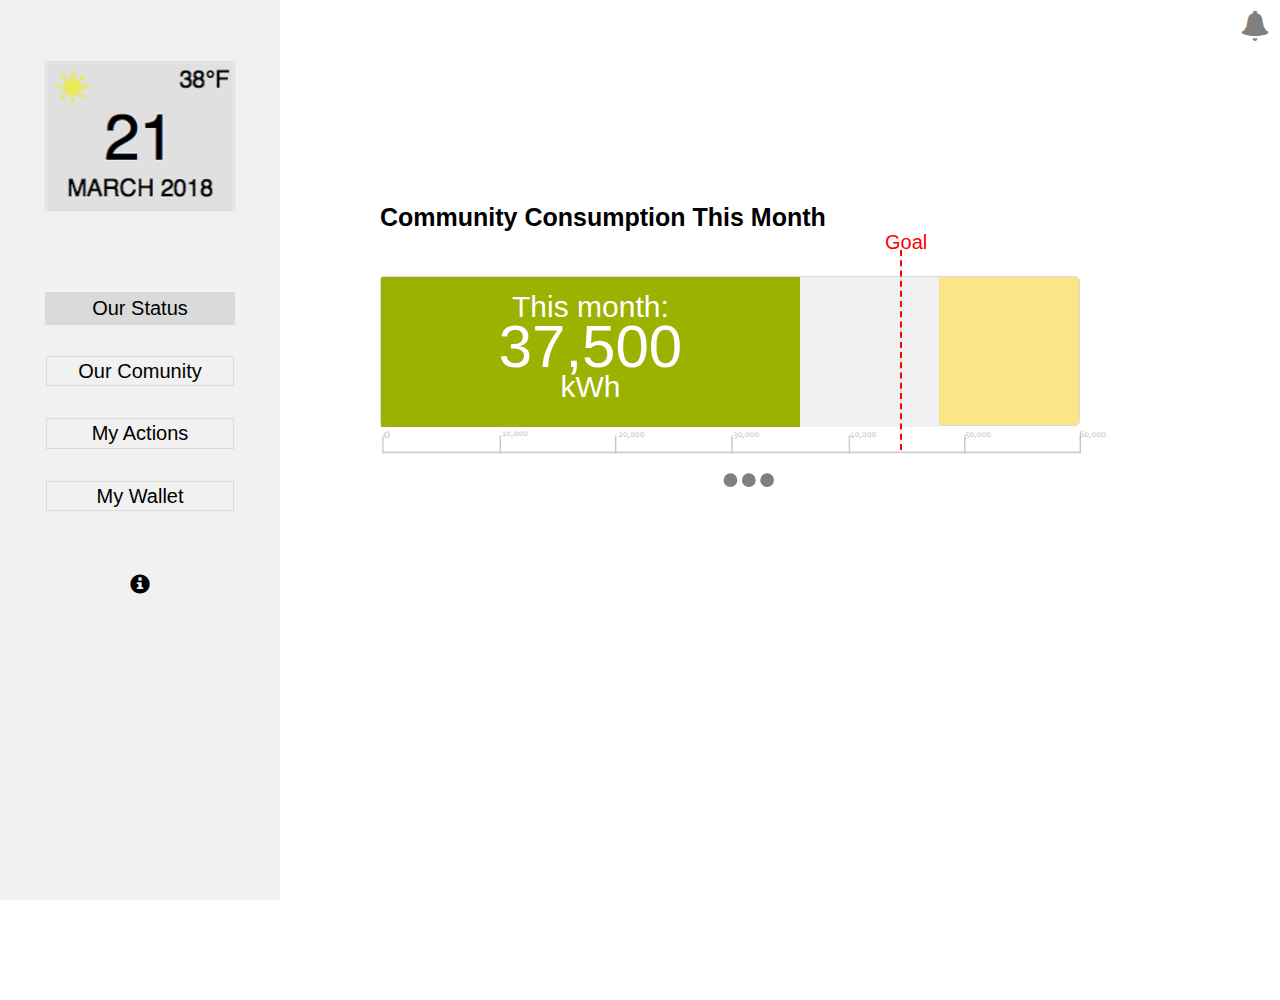
<file: index.html>
<!DOCTYPE html>
<html lang="en">
  <head>
    <meta charset="UTF-8">
    <meta name="viewport" content="width=1280,height=800, initial-scale=1.0, user-scalable=no">
    <meta http-equiv="X-UA-Compatible" content="ie=edge">
    <meta name="author" content="Daniel Santos">
    <meta name="repository" content="https://github.com/xdanielsb/EnergyMonitor">
    <link rel="stylesheet" href="css/custom.css">
    <link rel="stylesheet" href="css/progress.css">
    <!-- Latest compiled and minified CSS -->
    <link rel="stylesheet" href="https://maxcdn.bootstrapcdn.com/bootstrap/3.3.7/css/bootstrap.min.css" integrity="sha384-BVYiiSIFeK1dGmJRAkycuHAHRg32OmUcww7on3RYdg4Va+PmSTsz/K68vbdEjh4u" crossorigin="anonymous">
    <script src="js/custom.js"></script>
    <style>
      .btn-link, a:hover, a:visited, a:link, a:active{
      color: black;
      text-decoration: none;
      text-decoration-color: transparent;
      }
    </style>
    <script>
      if(screen.width != 1280 && screen.height != 800){
      //    alert("Hello User, This Demo-Website was specifically designed for Fire HD 10 Tablets in landscape mode. For that reason some views could look bad. Sorry for the inconvenience.")
      }
    </script>
  </head>
  <body>
    <div class="sidenav-left">
      <center>
        <a href="calendar.html" style="border-color:transparent"> <img src="img/date0.png" alt="" class="img-logo">   </a>
        <br><br>
        <div class="btn-link" style="background-color: #dadada">
          <a href="#">Our Status</a>
        </div>
        <div class="btn-link">
          <a href="data.html">Our Comunity</a>
        </div>
        <div class="btn-link">
          <a href="actions.html">My Actions</a>
        </div>
        <div class="btn-link">
          <a href="wallet.html">My Wallet</a>
        </div>
        <a href="credits.html" style="border-color:transparent">   <span  style="position:relative; top:30px;" class="glyphicon glyphicon-info-sign" ></span> </a>
      </center>
    </div>
    <div class="sidenav-right" id="sidenav-right"  style="margin-top:-200px" >
      <div class="wrapper2">
        <div class="header-right-menu">
          <h3>History</h3>
          <span class="glyphicon glyphicon-bell bell" onclick="hideRightMenu()"></span>
        </div>
        <div class="content-right-menu">
          <div class="item-content" style="background-color: yellow;">
            <div class="item-right-menu">
              <b >21</b>
              <p style="display:inline"> MARCH: </p>
              <p style="color:red;display:inline">Your community is doing better than last month, but still on track to exceed the monthly goal.</p>
            </div>
          </div>
          <div class="item-content">
            <div class="item-right-menu">
              <p style="display:inline"> FEBRUARY: </p>
              <p style="color:green;display:inline">Your community met the monthly goal.</p>
            </div>
          </div>
          <div class="item-content">
            <div class="item-right-menu">
              <p style="display:inline"> JANUARY: </p>
              <p style="color:green;display:inline">Your community met the monthly goal.</p>
            </div>
          </div>
          <div class="item-content" style="background-color: #f4d5d5;">
            <div class="item-right-menu">
              <p style="display:inline"> DECEMBER: </p>
              <p style="color:#ff5050;display:inline">Your community missed the monthly goal by a large: 5,000 kWh..</p>
            </div>
          </div>
          <div class="item-content">
            <div class="item-right-menu">
              <p style="display:inline"> NOVEMBER: </p>
              <p style="color:green;display:inline">Your community met the monthly goal.</p>
            </div>
          </div>
          <div class="item-content" style="background-color: #f4d5d5;">
            <div class="item-right-menu">
              <p style="display:inline"> OCTOBER: </p>
              <p style="color:#ff5050;display:inline">Your community missed the monthly goal by a large: 5,000 kWh..</p>
            </div>
          </div>
          <div class="item-content" style="background-color: #f4d5d5;">
              <div class="item-right-menu">
                <p style="display:inline"> SEPTEMBER: </p>
                <p style="color:#ff5050;display:inline">Your community missed the monthly goal by a large: 5,000 kWh..</p>
              </div>
            </div>
            <div class="item-content">
              <div class="item-right-menu">
                <p style="display:inline"> AUGUST: </p>
                <p style="color:green;display:inline">Your community met the monthly goal.</p>
              </div>
            </div>
            <div class="item-content" style="background-color: #f4d5d5;">
              <div class="item-right-menu">
                <p style="display:inline"> JULY: </p>
                <p style="color:#ff5050;display:inline">Your community missed the monthly goal by a large: 5,000 kWh..</p>
              </div>
            </div>
        </div>
      </div>
    </div>
    <span id="bell1" class="glyphicon glyphicon-bell bell" style="margin-top:-190px; " onclick="displayRightMenu()"></span>
    <div class="main-tittle">
      Community Consumption This Month
    </div>
    <div id='container' style="  width:700px;margin-top: 40px;" >
    <h3 class="community-goal" style="padding-left: 505px;">Goal</h3>
    <div class="doted" style="left: 900px; top: 250px;height: 200px;" data-tooltip="Your community is on track to exceed the monthly goal."> </div>
    <div class="meter canela" style="height: 150px;"  >
      <div class='meter-bar green' style="width: 60%;height: 150px;" data-tooltip='This month’s aggregated energy consumption by the community.'>
        <div class="txt-green first-txt" >
          This month:
        </div>
        <div class="progress-green">
          37,500
        </div>
        <div class="txt-green">
          kWh
        </div>
      </div>
      <div class='meter-bar gray' style="width: 20%;height: 150px;" data-tooltip='Last month’s aggregated energy on the same date '>
        <div class="txt-gray first-txt">
          <!-- Last month: 40,500 kWh -->
        </div>
      </div>
      <div data-tooltip='Your community is on track to exceed the monthly goal.' class="orange-region">

      </div>
    </div>
    <img src="img/scale_values.png" alt="" class="scale-values" style="">
    <span  style="position:relative; top:30px;" class="glyphicon glyphicon-option-horizontal glyphicon-index" onclick="displayOptions()"></span>
    <div id="sub-progress" style="display:none">
      <div class="selement">
        <img src="img/heatCool.png"   style="float:left">
        <div class="doted" style="left: 905px; top: 515px;height: 63px;"> </div>
        <div class="meter"  data-tooltip='Your community is on too high heating, preventing to meet the goal.'  style="margin-left:70px; width:550px; height: 60px;">
          <div class='meter-bar red' style="width: 70%;height: 60px;" >
            <div style="margin-top: 20px">
              <p class="sub-txt-number" > 18,800 </p>
              <p class="kWh">kWh</p>
            </div>
          </div>
          <div class='meter-bar gray' style="width: 5%;height: 60px;">
            <div style="margin-top: 10px">
              <p class="sub-txt-gray-number ">
                <!-- 21,000  -->
            </div>
            <!-- <p class="kWh2">kWh -->
          </div>
        </div>
      </div>
      <div class="selement">
        <img src="img/waterBoiler.png"  style="float:left">
        <div class="doted" style="left: 805px; top: 610px;height: 63px;"> </div>
        <div class="meter"  data-tooltip='Your community is on too high heating, preventing to meet the goal.'  style="margin-left:70px; width:350px; height: 60px;">
          <div class='meter-bar blue' style="width: 70%;height: 60px;" >
            <div style="margin-top: 20px">
              <p class="sub-txt-number" > 11,500 </p>
              <p class="kWh">kWh</p>
            </div>
          </div>
          <div class='meter-bar gray' style="width: 5%;height: 60px;">
            <div style="margin-top: 10px">
              <p class="sub-txt-gray-number ">
                <!-- 21,000  -->
            </div>
            <!-- <p class="kWh2">kWh -->
          </div>
        </div>
      </div>
      <div class="selement">
        <img src="img/lights.png"  style="float:left">
        <div class="doted" style="left: 705px; top: 705px;height: 63px;"> </div>
        <div class="meter"  data-tooltip='Your community is on too high heating, preventing to meet the goal.'  style="margin-left:70px; width:200px; height: 60px;">
          <div class='meter-bar yellow' style="width: 60%;height: 60px;" >
            <div style="margin-top: 20px">
              <p class="sub-txt-number" > 4,200 </p>
              <p class="kWh">kWh</p>
            </div>
          </div>
          <div class='meter-bar gray' style="width: 5%;height: 60px;">
            <div style="margin-top: 10px">
              <p class="sub-txt-gray-number ">
                <!-- 21,000  -->
            </div>
            <!-- <p class="kWh2">kWh -->
          </div>
        </div>
      </div>
      <div class="selement">
        <img src="img/appliances.png"   style="float:left">
        <div class="doted" style="left: 735px; top: 800px;height: 63px;"> </div>
        <div class="meter"  data-tooltip='Your community is on too high heating, preventing to meet the goal.'  style="margin-left:70px; width:250px; height: 60px;">
          <div class='meter-bar navy' style="width: 30%;height: 60px;" >
            <div style="margin-top: 20px">
              <p class="sub-txt-number" > 3,000 </p>
              <p class="kWh">kWh</p>
            </div>
          </div>
          <div class='meter-bar gray' style="width: 5%;height: 60px;">
            <div style="margin-top: 10px">
              <p class="sub-txt-gray-number ">
                <!-- 21,000  -->
            </div>
            <!-- <p class="kWh2">kWh -->
          </div>
        </div>
      </div>
    </div>
  </body>
</html>
</file>
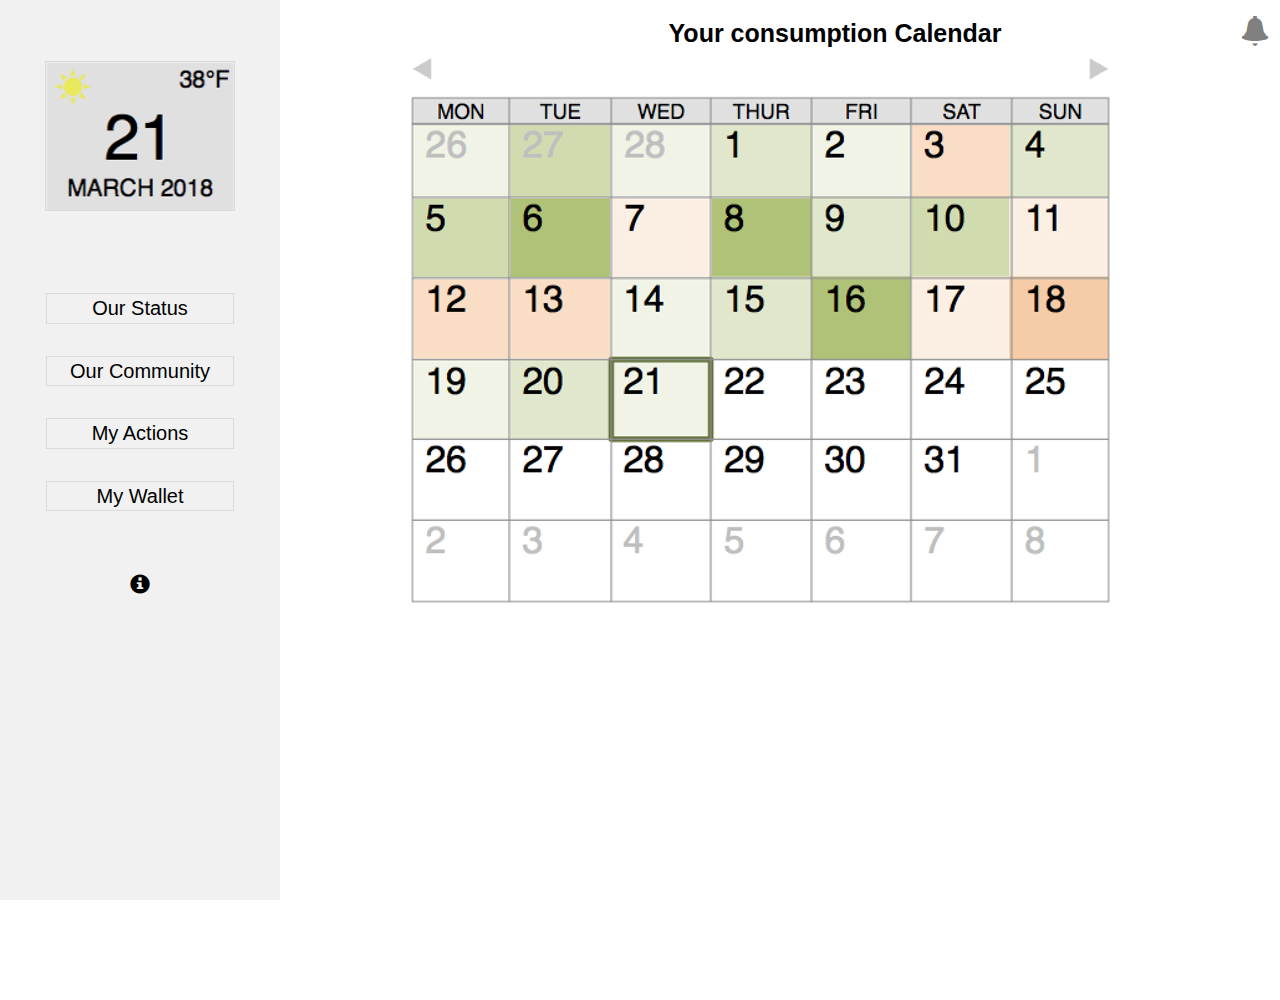
<file: calendar.html>
<!DOCTYPE html>
<html lang="en">
  <head>
    <meta charset="UTF-8">
    <meta name="viewport" content="width=1250,height=1000, initial-scale=1.0, user-scalable=no">
    <meta name="author" content="Daniel Santos">
    <meta name="repository" content="https://github.com/xdanielsb/EnergyMonitor">
    <meta http-equiv="X-UA-Compatible" content="ie=edge">
    <link rel="stylesheet" href="css/custom.css">
    <link rel="stylesheet" href="css/progress.css">
    <!-- Latest compiled and minified CSS -->
    <link rel="stylesheet" href="https://maxcdn.bootstrapcdn.com/bootstrap/3.3.7/css/bootstrap.min.css" integrity="sha384-BVYiiSIFeK1dGmJRAkycuHAHRg32OmUcww7on3RYdg4Va+PmSTsz/K68vbdEjh4u" crossorigin="anonymous">
    <script src="https://d3js.org/d3.v4.min.js"></script>
    <script src="js/custom.js"></script>
    <style>
      .btn-link, a:hover, a:visited, a:link, a:active{
      color: black;
      text-decoration: none;
      text-decoration-color: transparent;
      }
    </style>
  </head>
  <body>
    <div class="sidenav-left">
      <center>
        <a href="calendar.html" style="border-color:transparent" > <img src="img/date0.png" alt="" class="img-logo">   </a>
        <br><br>
        <div class="btn-link" >
          <a href="index.html">Our Status</a>
        </div>
        <div class="btn-link" >
          <a href="#">Our Community</a>
        </div>
        <div class="btn-link">
          <a href="actions.html">My Actions</a>
        </div>
        <div class="btn-link">
          <a href="#">My Wallet</a>
        </div>
        <a href="credits.html" style="border-color:transparent">   <span  style="position:relative; top:30px;" class="glyphicon glyphicon-info-sign" ></span> </a>
      </center>
    </div>
    <div class="sidenav-right" id="sidenav-right" style=" margin-top:-20px;">
      <div class="wrapper2">
        <div class="header-right-menu">
          <h3>History</h3>
          <span class="glyphicon glyphicon-bell bell" onclick="hideRightMenu()"></span>
        </div>
        <div class="content-right-menu">
          <div class="item-content" style="background-color: yellow;">
            <div class="item-right-menu">
              <b >21</b>
              <p style="display:inline"> MARCH: </p>
              <p style="color:red;display:inline">Your community is doing better than last month, but still on track to exceed the monthly goal.</p>
            </div>
          </div>
          <div class="item-content">
            <div class="item-right-menu">
              <p style="display:inline"> FEBRUARY: </p>
              <p style="color:green;display:inline">Your community met the monthly goal.</p>
            </div>
          </div>
          <div class="item-content">
            <div class="item-right-menu">
              <p style="display:inline"> JANUARY: </p>
              <p style="color:green;display:inline">Your community met the monthly goal.</p>
            </div>
          </div>
          <div class="item-content" style="background-color: #f4d5d5;">
            <div class="item-right-menu">
              <p style="display:inline"> DECEMBER: </p>
              <p style="color:#ff5050;display:inline">Your community missed the monthly goal by a large: 5,000 kWh..</p>
            </div>
          </div>
          <div class="item-content">
            <div class="item-right-menu">
              <p style="display:inline"> NOVEMBER: </p>
              <p style="color:green;display:inline">Your community met the monthly goal.</p>
            </div>
          </div>
          <div class="item-content" style="background-color: #f4d5d5;">
            <div class="item-right-menu">
              <p style="display:inline"> OCTOBER: </p>
              <p style="color:#ff5050;display:inline">Your community missed the monthly goal by a large: 5,000 kWh..</p>
            </div>
          </div>

          <div class="item-content" style="background-color: #f4d5d5;">
              <div class="item-right-menu">
                <p style="display:inline"> SEPTEMBER: </p>
                <p style="color:#ff5050;display:inline">Your community missed the monthly goal by a large: 5,000 kWh..</p>
              </div>
            </div>
            <div class="item-content">
              <div class="item-right-menu">
                <p style="display:inline"> AUGUST: </p>
                <p style="color:green;display:inline">Your community met the monthly goal.</p>
              </div>
            </div>
            <div class="item-content" style="background-color: #f4d5d5;">
              <div class="item-right-menu">
                <p style="display:inline"> JULY: </p>
                <p style="color:#ff5050;display:inline">Your community missed the monthly goal by a large: 5,000 kWh..</p>
              </div>
            </div>
        </div>
      </div>
    </div>
    <h1>Hello</h1>
    <span id="bell1" class="glyphicon glyphicon-bell bell" onclick="displayRightMenu()" style="float:right; margin-top:-55px;"></span>
    <div class="container" style="margin-top:-70px; margin-left:300px;">
      <center>
        <h2 class="tittle" style="width:500px;margin-left:-100px;"> Your consumption Calendar </h2>
        <img style="position: absolute;left: 410px;"src="img/calendar.png" alt="">
      </center>
    </div>
  </body>
</html>
</file>
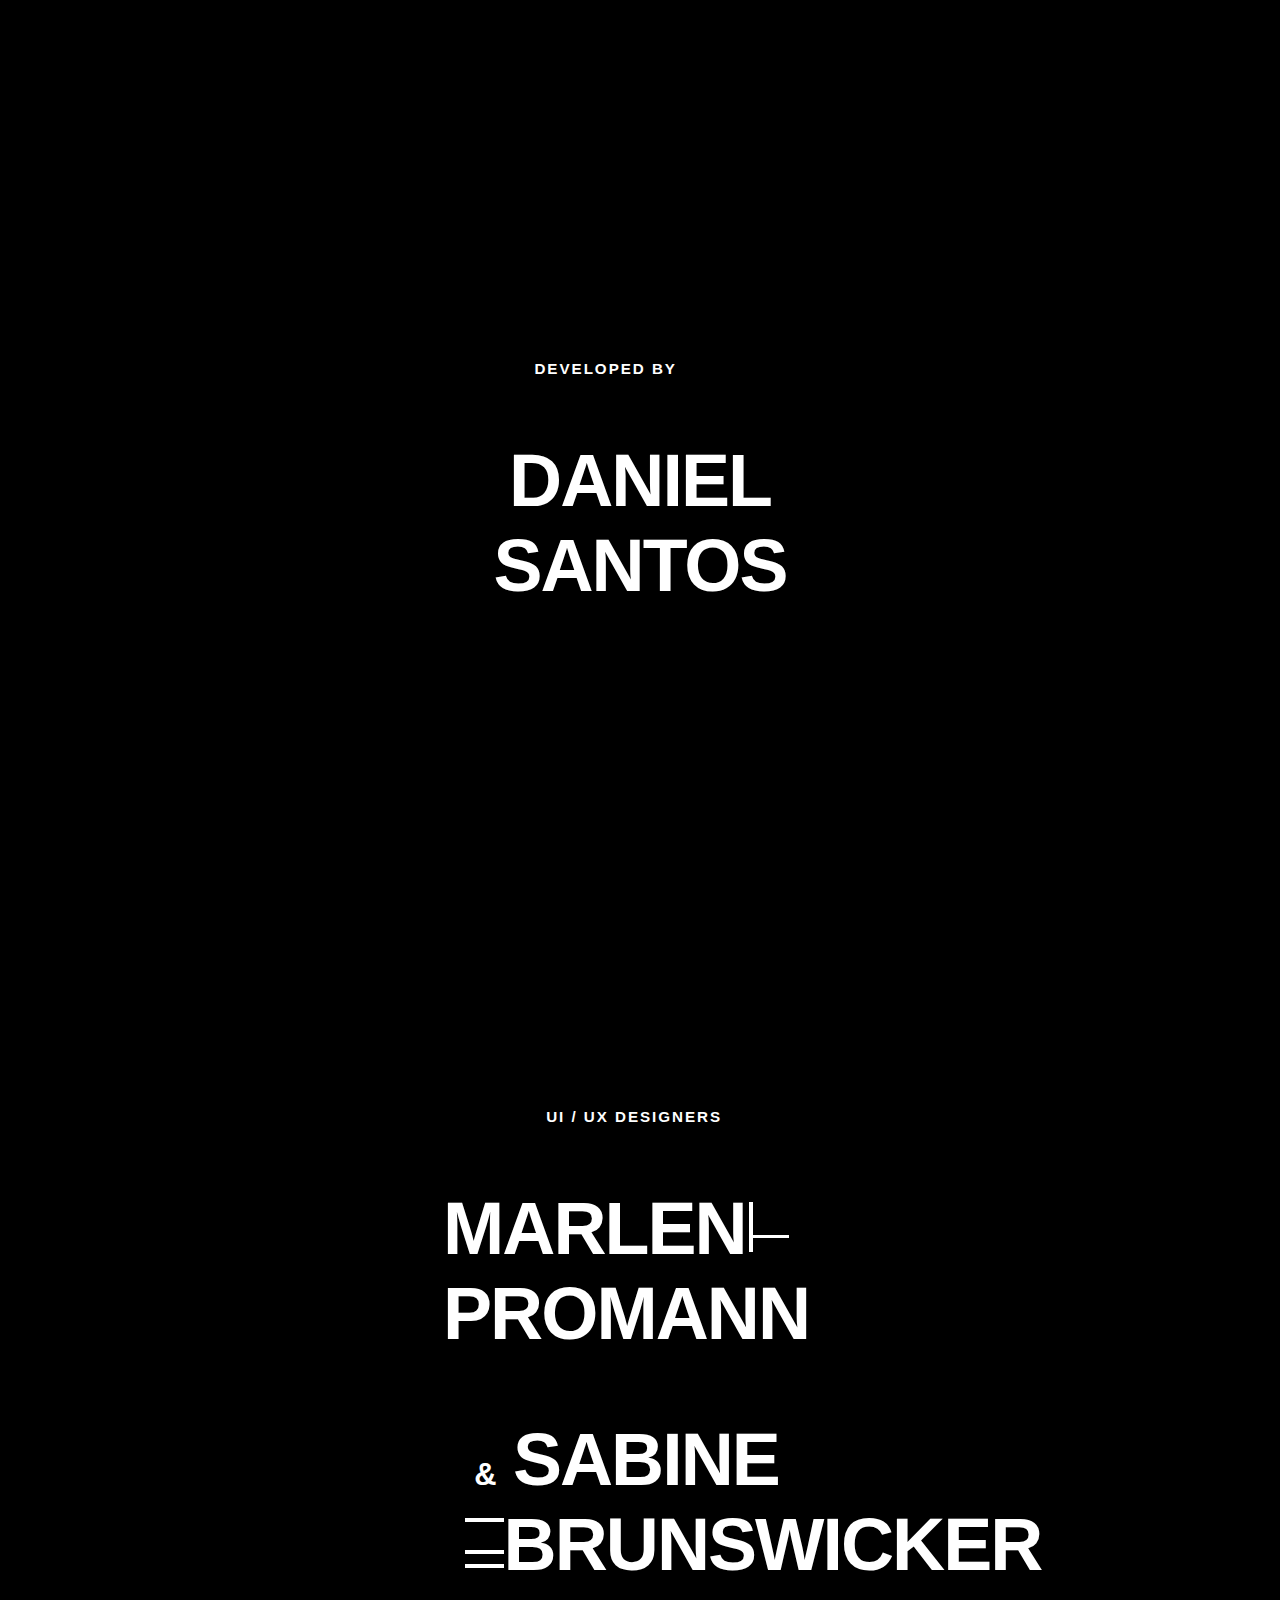
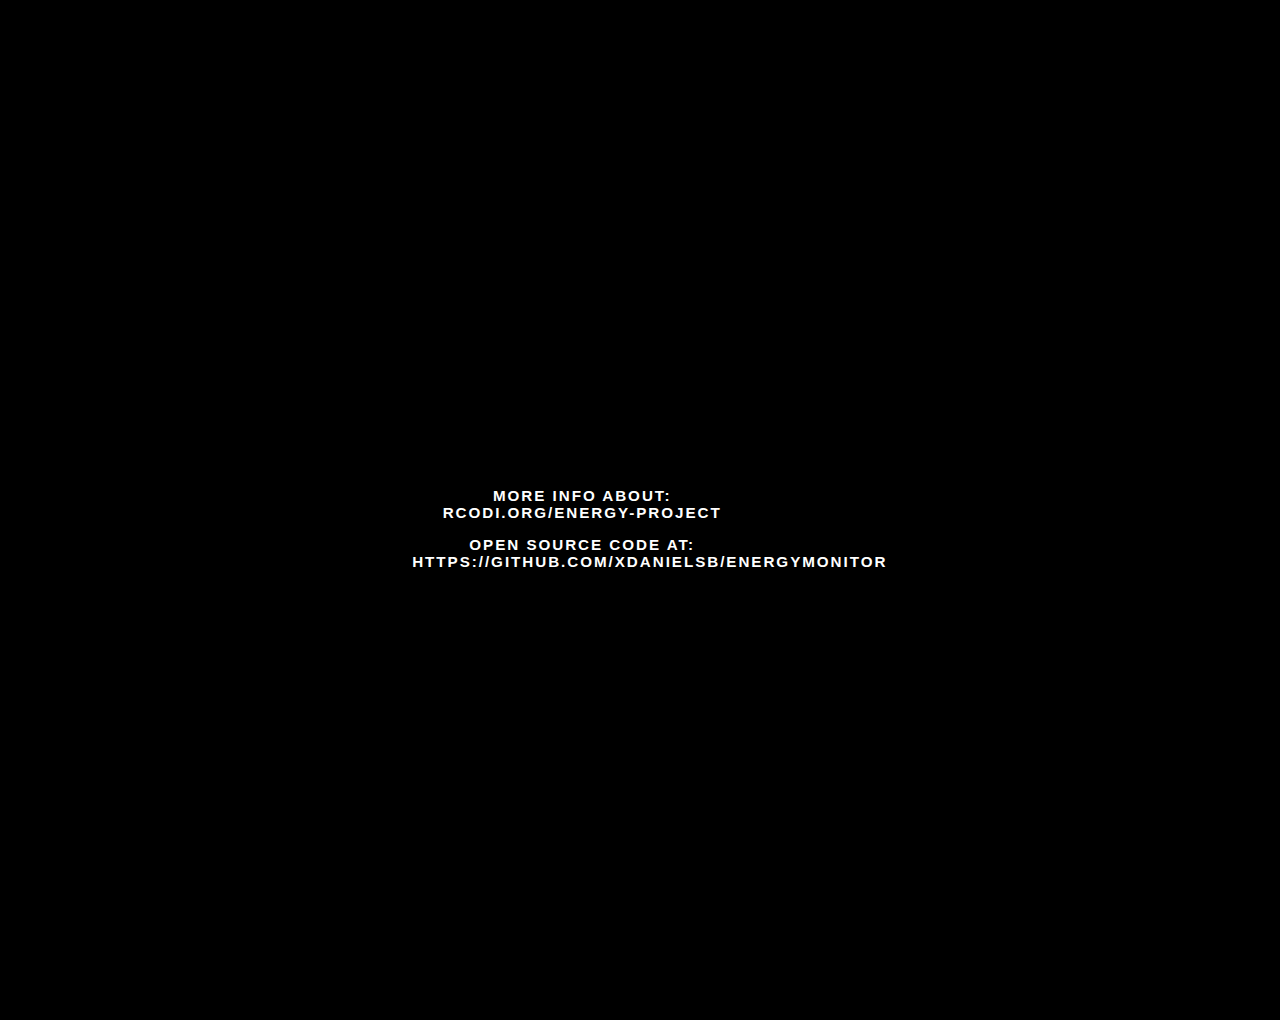
<file: credits.html>
<!DOCTYPE html>
<html lang="en">
<head>
  <meta charset="UTF-8">
  <meta name="viewport" content="width=, initial-scale=1.0">
  <meta name="author" content="Daniel Santos">
    <meta name="repository" content="https://github.com/xdanielsb/EnergyMonitor">
  <meta http-equiv="X-UA-Compatible" content="ie=edge">
  <link rel="stylesheet" href="css/credits.css">
  <title>Credits</title>
  <div class="credits">
    <div class="directed">
       <h3>Developed by</h3>
       <h2>Daniel Santos</h2>
    </div>
    <div class="screenplay">
       <h3>UI / UX Designers</h3>
       <h2>Marlen<span class="hidden h">h</span> Promann</h2>
       <h2><span class="supporting">&</span> Sabine <span class="hidden e">e</span>Brunswicker</h2>
    </div>
    <div class="produced">
       <h3> More Info About: rcodi.org/energy-project </h3>
       <h3> Open source code at: https://github.com/xdanielsb/EnergyMonitor </h3>
     </div> 
 </div>


</head>
<body>
  
</body>
</html>
</file>
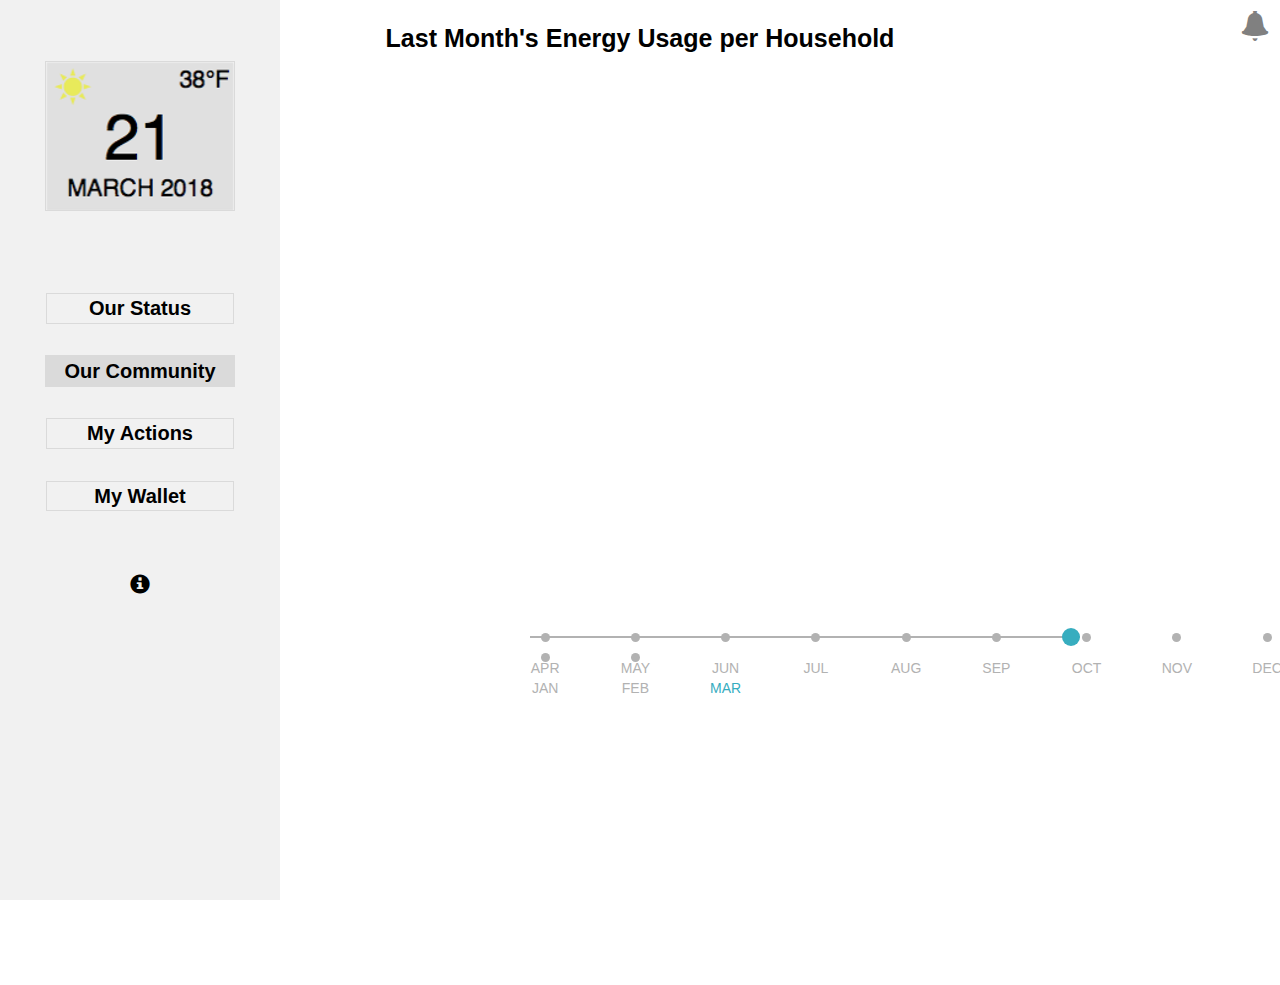
<file: data.html>
<!DOCTYPE html>
<html lang="en">
  <head>
    <meta charset="UTF-8">
    <meta name="viewport" content="width=1250,height=1000, initial-scale=1.0, user-scalable=no">
    <meta name="author" content="Daniel Santos">
    <meta name="repository" content="https://github.com/xdanielsb/EnergyMonitor">
    <meta http-equiv="X-UA-Compatible" content="ie=edge">
    <link rel="stylesheet" href="css/custom.css">
    <link rel="stylesheet" href="css/progress.css">
    <link rel="stylesheet" href="css/slider.css">
    <!-- Latest compiled and minified CSS -->
    <link rel="stylesheet" href="https://maxcdn.bootstrapcdn.com/bootstrap/3.3.7/css/bootstrap.min.css" integrity="sha384-BVYiiSIFeK1dGmJRAkycuHAHRg32OmUcww7on3RYdg4Va+PmSTsz/K68vbdEjh4u" crossorigin="anonymous">
    <script src="https://d3js.org/d3.v4.min.js"></script>
    <script src="https://cdnjs.cloudflare.com/ajax/libs/jquery/3.3.1/jquery.min.js"></script>
    <script src="js/radial.js"></script>
    <script src="js/custom.js"></script>
  </head>
  <body>
    <div class="sidenav-left">
      <center>
        <a href="calendar.html" style="border-color:transparent"> <img  src="img/date0.png" alt="" class="img-logo">   </a>
        <br><br>
        <div class="btn-link" >
          <a href="index.html">Our Status</a>
        </div>
        <div class="btn-link" id="active_button">
          <a href="data.html">Our Community</a>
        </div>
        <div class="btn-link">
          <a href="actions.html">My Actions</a>
        </div>
        <div class="btn-link" >
          <a href="wallet.html">My Wallet</a>
        </div>
        <a href="credits.html" style="border-color:transparent">   <span  style="position:relative; top:30px;" class="glyphicon glyphicon-info-sign" ></span> </a>
      </center>
    </div>
    <div class="sidenav-right" id="sidenav-right" style=" margin-top:-20px;">
      <div class="wrapper2">
        <div class="header-right-menu">
          <h3>History</h3>
          <span class="glyphicon glyphicon-bell bell" onclick="hideRightMenu()"></span>
        </div>
        <div class="content-right-menu">
          <div class="item-content" style="background-color: yellow;">
            <div class="item-right-menu">
              <b >21</b>
              <p style="display:inline"> MARCH: </p>
              <p style="color:red;display:inline">Your community is doing better than last month, but still on track to exceed the monthly goal.</p>
            </div>
          </div>
          <div class="item-content">
            <div class="item-right-menu">
              <p style="display:inline"> FEBRUARY: </p>
              <p style="color:green;display:inline">Your community met the monthly goal.</p>
            </div>
          </div>
          <div class="item-content">
            <div class="item-right-menu">
              <p style="display:inline"> JANUARY: </p>
              <p style="color:green;display:inline">Your community met the monthly goal.</p>
            </div>
          </div>
          <div class="item-content" style="background-color: #f4d5d5;">
            <div class="item-right-menu">
              <p style="display:inline"> DECEMBER: </p>
              <p style="color:#ff5050;display:inline">Your community missed the monthly goal by a large: 5,000 kWh..</p>
            </div>
          </div>
          <div class="item-content">
            <div class="item-right-menu">
              <p style="display:inline"> NOVEMBER: </p>
              <p style="color:green;display:inline">Your community met the monthly goal.</p>
            </div>
          </div>
          <div class="item-content" style="background-color: #f4d5d5;">
            <div class="item-right-menu">
              <p style="display:inline"> OCTOBER: </p>
              <p style="color:#ff5050;display:inline">Your community missed the monthly goal by a large: 5,000 kWh..</p>
            </div>
          </div>

          <div class="item-content" style="background-color: #f4d5d5;">
              <div class="item-right-menu">
                <p style="display:inline"> SEPTEMBER: </p>
                <p style="color:#ff5050;display:inline">Your community missed the monthly goal by a large: 5,000 kWh..</p>
              </div>
            </div>
            <div class="item-content">
              <div class="item-right-menu">
                <p style="display:inline"> AUGUST: </p>
                <p style="color:green;display:inline">Your community met the monthly goal.</p>
              </div>
            </div>
            <div class="item-content" style="background-color: #f4d5d5;">
              <div class="item-right-menu">
                <p style="display:inline"> JULY: </p>
                <p style="color:#ff5050;display:inline">Your community missed the monthly goal by a large: 5,000 kWh..</p>
              </div>
            </div>
        </div>
      </div>
    </div>
    <span id="bell1" class="glyphicon glyphicon-bell bell" onclick="displayRightMenu()" style="float:right; margin-top:5px;"></span>
    <div class="container" style="margin-top:5px;">
      <center>
        <h2 class="tittle" style="width: 701px;">Last Month's Energy Usage per Household</h2>
        <div id="chart" style="margin-left:-400px; width: 701px;"></div>
      </center>
    </div>
    <div class="range">
      <input type="range" min="1" max="12" steps="1" value="12">
    </div>
    <ul class="range-labels">
      <li>APR</li>
      <li>MAY</li>
      <li>JUN</li>
      <li>JUL</li>
      <li>AUG</li>
      <li>SEP</li>
      <li>OCT</li>
      <li>NOV</li>
      <li>DEC</li>
      <li>JAN</li>
      <li>FEB</li>
      <li class="active selected">MAR</li>
    </ul>
    <script>
      let data  = [
        {name:"House1",y:300},
        {name:"House2",y:750},
        {name:"House3",y:800},
        {name:"House4",y:900},
        {name:"House5",y:1000},
        {name:"House6",y:900},
        {name:"House7",y:700},
        {name:"House8",y:900},
        {name:"House9",y:800},
        {name:"House10",y:1000},
      ]
      let bh = new Radial(data)
      let myHouse = 10
      bh.plot("chart", myHouse, false);
    </script>
    <script src="js/slider.js"></script>
    <link rel="stylesheet" href="css/custom-links.css">
  </body>
</html>
</file>
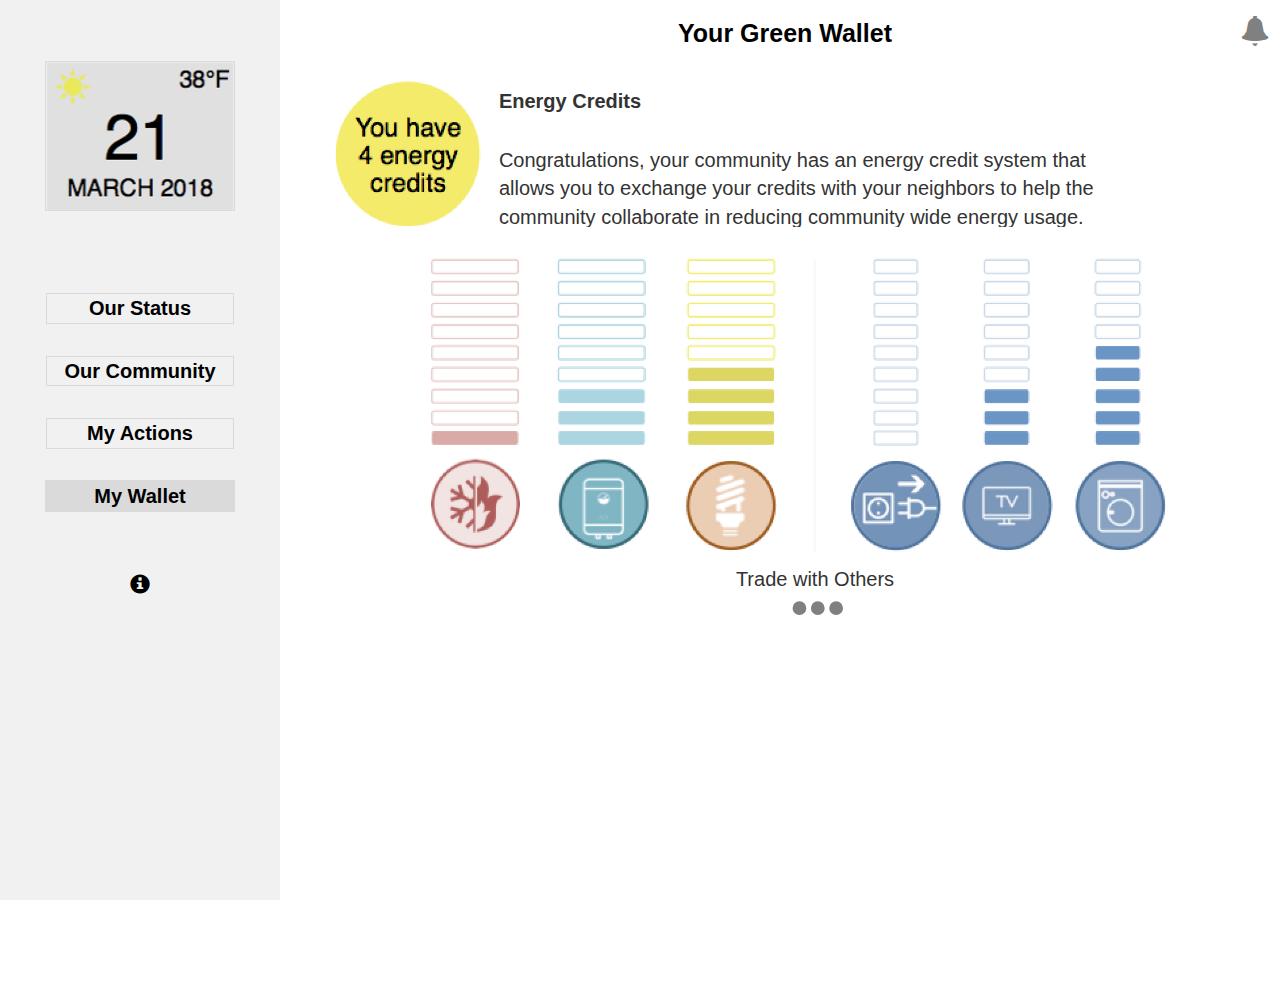
<file: wallet.html>
<!DOCTYPE html>
<html lang="en">
  <head>
    <meta charset="UTF-8">
    <meta name="viewport" content="width=1250,height=1000, initial-scale=1.0, user-scalable=no">
    <meta http-equiv="X-UA-Compatible" content="ie=edge">
    <meta name="author" content="Daniel Santos">
    <meta name="repository" content="https://github.com/xdanielsb/EnergyMonitor">
    <link rel="stylesheet" href="css/custom.css">
    <link rel="stylesheet" href="css/progress.css">
    <!-- Latest compiled and minified CSS -->
    <link rel="stylesheet" href="https://maxcdn.bootstrapcdn.com/bootstrap/3.3.7/css/bootstrap.min.css" integrity="sha384-BVYiiSIFeK1dGmJRAkycuHAHRg32OmUcww7on3RYdg4Va+PmSTsz/K68vbdEjh4u" crossorigin="anonymous">
    <script src="https://d3js.org/d3.v4.min.js"></script>
    <script src="js/custom.js"></script>
  </head>
  <body>
    <div class="sidenav-left">
      <center>
        <a href="calendar.html" style="border-color:transparent"> <img  src="img/date0.png" alt="" class="img-logo">   </a>
        <br><br>
        <div class="btn-link" >
          <a href="index.html">Our Status</a>
        </div>
        <div class="btn-link" >
          <a href="data.html">Our Community</a>
        </div>
        <div class="btn-link">
          <a href="actions.html">My Actions</a>
        </div>
        <div class="btn-link" id="active_button">
          <a href="wallet.html">My Wallet</a>
        </div>
        <a href="credits.html" style="border-color:transparent">   <span  style="position:relative; top:30px;" class="glyphicon glyphicon-info-sign" ></span> </a>
      </center>
    </div>
    <div class="sidenav-right" id="sidenav-right" style=" margin-top:-20px;">
      <div class="wrapper2">
        <div class="header-right-menu">
          <h3>History</h3>
          <span class="glyphicon glyphicon-bell bell" onclick="hideRightMenu()"></span>
        </div>
        <div class="content-right-menu">
          <div class="item-content" style="background-color: yellow;">
            <div class="item-right-menu">
              <b >21</b>
              <p style="display:inline"> MARCH: </p>
              <p style="color:red;display:inline">Your community is doing better than last month, but still on track to exceed the monthly goal.</p>
            </div>
          </div>
          <div class="item-content">
            <div class="item-right-menu">
              <p style="display:inline"> FEBRUARY: </p>
              <p style="color:green;display:inline">Your community met the monthly goal.</p>
            </div>
          </div>
          <div class="item-content">
            <div class="item-right-menu">
              <p style="display:inline"> JANUARY: </p>
              <p style="color:green;display:inline">Your community met the monthly goal.</p>
            </div>
          </div>
          <div class="item-content" style="background-color: #f4d5d5;">
            <div class="item-right-menu">
              <p style="display:inline"> DECEMBER: </p>
              <p style="color:#ff5050;display:inline">Your community missed the monthly goal by a large: 5,000 kWh..</p>
            </div>
          </div>
          <div class="item-content">
            <div class="item-right-menu">
              <p style="display:inline"> NOVEMBER: </p>
              <p style="color:green;display:inline">Your community met the monthly goal.</p>
            </div>
          </div>
          <div class="item-content" style="background-color: #f4d5d5; color">
            <div class="item-right-menu">
              <p style="display:inline"> OCTOBER: </p>
              <p style="color:#ff5050;display:inline">Your community missed the monthly goal by a large: 5,000 kWh..</p>
            </div>
          </div>
          <div class="item-content" style="background-color: #f4d5d5;">
              <div class="item-right-menu">
                <p style="display:inline"> SEPTEMBER: </p>
                <p style="color:#ff5050;display:inline">Your community missed the monthly goal by a large: 5,000 kWh..</p>
              </div>
            </div>
            <div class="item-content">
              <div class="item-right-menu">
                <p style="display:inline"> AUGUST: </p>
                <p style="color:green;display:inline">Your community met the monthly goal.</p>
              </div>
            </div>
            <div class="item-content" style="background-color: #f4d5d5;">
              <div class="item-right-menu">
                <p style="display:inline"> JULY: </p>
                <p style="color:#ff5050;display:inline">Your community missed the monthly goal by a large: 5,000 kWh..</p>
              </div>
            </div>
        </div>
      </div>
    </div>
    <h1>Hello</h1>
    <span id="bell1" class="glyphicon glyphicon-bell bell" onclick="displayRightMenu()" style="float:right; margin-top:-55px; z-index:100"></span>
    <div class="container" style="margin-top:-70px; margin-left:200px; position:absolute">
      <center>
        <h2 class="tittle">Your Green Wallet</h2>
      </center>
      <div class="notif" style="display: inline; margin-left:100px;">
        <img src="img/bubble_status.png" alt="" width="180px" heigh="180px" style="margin-top: -130px;">
      </div>
      <div class="message-wallet" style="width:600px; display:inline-block; margin-top:30px">
        <p style="font-weight: bold; font-size: 20px;"> Energy Credits </p>
        <br>
        <p style="font-size: 20px;">
          Congratulations, your community has an energy credit system that allows you to exchange your credits with your neighbors to help the community collaborate in reducing community wide energy usage.
        </p>
      </div>
      <center>
        <div class="three-charts-left" style=" margin-top:-15px; margin-left:0px">
          <img src="img/wallet.png" alt="" width="800px">
        </div>
        <p style=" margin-left: 60px; font-size:20px" id ="trade">
            Trade with Others
        </p>
        <div style="margin-left:280px; margin-top:-20px">
          <span style="display: inline; " id="options-wallet" class="glyphicon glyphicon-option-horizontal glyphicon-index" onclick="displayOptionsWallet()"></span>
        </div>
        <div id="sub-wallet" style="display:none; margin-top: 20px">
            <img src="img/wallet2.png" alt="" width="800px">
        </div>
      </center>
    </div>
    <link rel="stylesheet" href="css/custom-links.css">
  </body>
</html>
</file>
<file: css/custom.css>
#container {
    margin-left: 380px;
}
.sidenav-left {
    height: 100%;
    width: 280px;
    position: fixed;
    z-index: 1;
    top: 0;
    left: 0;
    background-color: #F1F1F1;
    overflow-x: hidden;
    transition: 0.5s;
    padding-top: 60px;
}

.sidenav-right {
    height: 1000px;
    width: 0;
    margin-top: -150px;
    float:right;
    z-index: 4;
    background-color: #F1F1F1;
    overflow-x: hidden;
    transition: 0.5s;
    padding-top: 60px;
    position: relative;
}


.sidenav-left a {
    /*padding: 8px 8px 8px 32px;*/
    text-decoration: none;
    text-decoration-color:  transparent;
    font-size: 20px;
    color: #000;
    display: block;
    transition: 0.3s;
    border-style: solid;
    border-color: #dadada;
    border-width: 1px;
}


.btn-link {
    border:1px solid black;
    width:190px;
    margin-bottom: 30px;
    border-color: #dadada;
    font-weight: bold;
}


.first-txt{
    margin-top: 20px;
}
.img-logo {
    margin-bottom:40px;
    height: 150px;
    width: 190px;
    border-style: solid;
    border-color: #dadada;
    border-width: 1px;
}

.main-tittle {
    margin-left: 380px;
    margin-top: 200px;
    color:black;
    font-weight: bold;
    font-size: 25px;
}

.tittle {
    color:black;
    font-weight: bold;
    font-size: 25px;
    text-align: center;
}

.glyphicon-index {
    font-size: 55px;
    cursor: pointer;
    margin-left:-220px;

    color:gray;
}


.glyphicon-actions {
    font-size: 55px;
    cursor: pointer;
    margin-left:-220px;
    color:gray;
}

.sidenav-right h3 {
    display: inline;
}

.wrapper2 {
    margin-top: -40px;
    margin-left: 20px;
}

.bell {
    float: right;
    margin-right: 10px;
    font-size: 30px;
    color: gold;
    cursor: pointer;
}

#bell1 {
    margin-top: -135px;
    color: gray;
    cursor: pointer;
}

.content-right-menu{
    margin-top: 10px;
}

.item-right-menu{
    margin-top: 10px;
    padding-top: 20px;
    padding-right: 20px;
    padding-left: 20px;
    padding-bottom: 20px;
    /* text-align:justify; */
}

.item-content{
    margin-bottom: -15px;
    margin-left: -20px;
    margin-top: -5px;
}

.input_radio {
    margin-bottom: 20px;
}

.elements_form {
  width: 350px;
  margin-left: 40px;
  font-size: 20px;
}

.input_submit {
    float: right;
}

.img_time{
  width:450px;
  height:150px;
}


.not_active_text {
  font-weight: bold;
}
.active_text {
  font-weight: bold;
}
#active_button {
  background-color: #dadada;
}
</file>
<file: css/progress.css>
.meter { 
  background-color:white;
  width:100%;
	margin-left: 0px;
	border-color: #dadada;
	border-style: solid;
	border-width: thin;
	border-radius: 5px;
}

.selement{
	display: block;
	margin-top: 35px;
}

.meter-bar {
  float: left;
	height: 100%;
	line-height: 20px;
	color: #fff;
	text-align: center;
	transition: width .6s ease;
}

.meter-bar.green { 
	background-color:#9BB200;
}
.meter-bar.red { 
	background-color:#D99594;
}

.meter-bar.blue { 
	background-color:	#92CBDC;
}

.meter-bar.yellow { 
	background-color:#DDD976;
}

.meter-bar.navy { 
	background-color:#78A1C1;
}
.meter-bar.gray { 
	background-color: #F1F1F1; 
	color:black;
}

.canela {
	background-color:#FCE587;	
}


.sub-txt-number{
	padding-top: 0px;
	display: inline;
	font-weight: bold;
	font-size: 20px;
}

.sub-txt-gray-number{
	padding-top: 0px;
	display: inline;
	font-weight: bold;
	font-size: 20px;
	color: gray;
}

.kWh{
	display: inline;
	padding-top: 0px;
}
.kWh2{
	display: inline;
	padding-top: 0px;
	color: gray;
}

[data-tooltip] {
	position: relative;
	z-index: 2;
	cursor: pointer;
}

[data-tooltip]:before,
[data-tooltip]:after {
  visibility: hidden;
	-ms-filter: "progid:DXImageTransform.Microsoft.Alpha(Opacity=0)";
	filter: progid:DXImageTransform.Microsoft.Alpha(Opacity=0);
	opacity: 0;
	pointer-events: none;
}

/* Position tooltip above the element */
[data-tooltip]:before {
	position: absolute;
	bottom: 150%;
	left: 50%;
	margin-bottom:-65px;
	margin-left: -120px;
	padding: 7px;
	width: 160px;
	-webkit-border-radius: 3px;
	-moz-border-radius:    3px;
	border-radius:         3px;
	background-color: #000;
	background-color: hsla(0, 0%, 20%, 0.9);
	color: #fff;
	content: attr(data-tooltip);
	text-align: center;
	font-size: 14px;
	line-height: 1.2;
}

/* Triangle hack to make tooltip look like a speech bubble */
[data-tooltip]:after {
	position: absolute;
	bottom: 150%;
	left: 50%;
	margin-left: -5px;
	
	width: 0;
	border-top: 5px solid #000;
	border-top: 5px solid hsla(0, 0%, 20%, 0.9);
	border-right: 5px solid transparent;
	border-left: 5px solid transparent;
	content: " ";
	font-size: 0;
	line-height: 0;
}

/* Show tooltip content on hover */
[data-tooltip]:hover:before,
[data-tooltip]:hover:after {
	visibility: visible;
	-ms-filter: "progid:DXImageTransform.Microsoft.Alpha(Opacity=100)";
	filter: progid:DXImageTransform.Microsoft.Alpha(Opacity=100);
	opacity: 1;
}

.txt-green{
	color: white;
	font-size: 30px;
}
.progress-green {
	color: white;
	font-size: 60px;
	margin-top: 20px;
	margin-bottom: 20px;
}
.txt-gray {
	color: gray;
	font-size: 25px;
	line-height: 25px;
	padding-left: 25px;
  margin-top: 10px;
  writing-mode: vertical-rl;
}

.community-goal {
	z-index : 2;
	position: absolute;
	margin-top: -45px;
	color:red;
	font-size: 20px;

}
.doted {
	content:"";
	position: absolute;
	z-index: 3;
	bottom: 0;
	border-left: 2px dashed red;
}

.orange-region {
	margin-left: 560px;
  width: 140px;
  position: absolute;
  height: 150px;
}

.scale-values {
	width: 730px;
	height: 30px;
	position: absolute;
	margin-left: -560px;
}

.scale-values-actions {
	width: 570px;
	height: 30px;
	position: absolute;
	margin-left: -445px;
}
</file>
<file: css/credits.css>
/* --------- COLORS -------------- */

html, body {
  background: black;
  color: white;
}

/* ------------ FONTS --------------- */

html, body {
  font-family: 'BenchNine', sans-serif;
  text-transform: uppercase;
  font-size: 49px;
  letter-spacing: -.04rem;
  text-align: center;
}

h3 {
  font-size: .31rem;
  letter-spacing: .04rem;
}

span.supporting,
span.credentials {
  font-size: .63rem;
}

span.credentials {
  text-transform: lowercase;
}

span.hidden {
  /* Hide the letters that are created via animated*/
  /*visibility: hidden;*/
  /* Use color instead of visibility for IE */
  color: black;
  font-size: inherit;
  z-index: 0;
}


/* ----------- LAYOUT --------------*/

body {
  /* hide everything that doesn't fit on-screen*/
  height: 100%;
  overflow: hidden;
}

body > div * {
  position: relative;   
}

body > div > div {
  width: 6.94rem;
  margin-bottom: 500px;
  margin-left: auto;
  margin-right: auto;
}

body > div > div:first-of-type {
  margin-top: 40vh;
}

body > div > div:last-of-type {
  margin-bottom: 50vh;;
}

/* Stagger all the alignments */
.directed h3 {
  right: .7rem;
}

.screenplay {
  right: .55rem;
}

.screenplay h3 {
  left: .43rem;
}

.screenplay h2:nth-of-type(2) {
  left: .275rem;
}

.screenplay h2:last-of-type {
  right: .57rem;
}

.story {
  right: .95rem;
}

.story h2:last-of-type {
  right: .32rem;
}

.produced {
  right: 1.38rem;
}

.produced h3 {
  left: .2rem;
}

.produced h2:last-of-type {
  left: .51rem;
}

/* ---- VERTICAL LINES & THEIR ANIMATIONS ---- */

/* these are the same for all animations */
h2::after {
  animation-timing-function: ease-in-out;
  animation-fill-mode: both;
  /* add z-index since we can't use visibility for the hidden letters*/
  z-index: 1;
}

/* for each dripping letter, create the line, then animate down */
/* stagger animation start times */
/* keep a consistent "drip" speed */


@keyframes directedT {
  from {bottom: .191rem;}
  to {bottom: -11.32rem;}
}


@keyframes screenplayB {
  from {bottom: .19rem;}
  to {bottom: -.82rem;}
}



@keyframes screenplayT {
  from {bottom: .18rem;}
  to {bottom: -.822rem;}
}



@keyframes screenplayI {
  from {bottom: .18rem;}
  to {bottom: -11.324rem;}
}



@keyframes storyE {
  from {bottom: .18rem;}
  to {bottom: -.815rem;}
}



@keyframes storyT {
  from {bottom: .18rem;}
  to {bottom: -11.33rem;}
}


@keyframes producedR {
  from {bottom: .18rem;}
  to {bottom: -.808rem;}
}



@keyframes producedI {
  from {bottom: .18rem;}
  to {bottom: -70vh;} /* = margin-bottom*/
}


/* -----------EMULATE HIDDEN LETTERS --------- */

span.hidden::before,
span.hidden::after {
  content: "";
  position: absolute;
  /* IE bug - it won't override the invisibility of the parent*/
  visibility: visible;
  /* Instead, rely on color and z-index */
  z-index: 1;
}

span.hidden.e::before {
  border-top: .09rem solid white;
  border-bottom: .09rem solid white;
  top: .3rem;
  left: .18rem;
  bottom: .66rem;
  right: 0rem;
}

span.hidden.e::after {
  border-bottom: .09rem solid white;
  top: .6rem;
  left: .18rem;
  bottom: .37rem;
  right: 0rem;
}

span.hidden.h::before {
  border-bottom: .07rem solid white;
  top: .3rem;
  left: .1rem;
  bottom: .66rem;
  right: .16rem;
}

span.hidden.h::after {
  border-left: .09rem solid white;
  top: .3rem;
  left: .06rem;
  bottom: .37rem;
  right: .18rem;
}

span.hidden.b::before {
  top: .3rem;
  bottom: .65rem;
  left: .23rem;
  right: 0;
  border-radius: 0 .1rem .09rem 0;
  border-right: .1rem solid white;
  border-top: .1rem solid white;
  border-bottom: .09rem solid white;
}

span.hidden.b::after {
  top: .6rem;
  bottom: .34rem;
  left: .23rem;
  right: 0;
  border-radius: 0 .09rem .1rem 0;
  border-right: .1rem solid white;
  border-bottom: .1rem solid white;
}

/* ---------- WHOLE PAGE ANIMATIONS ---------- */

/* fade in to start */
body {
  animation-name: fadeIn;
  animation-duration: .7s;
  animation-delay: .8s;
  animation-timing-function: ease;
  animation-fill-mode: both;
}

@keyframes fadeIn {
  from {opacity: 0;}
  to {opacity: 1;}
}

/* scroll the credits through they body window */
div.credits {
  animation-name: scroll;
  animation-duration: 17s;
  animation-delay: 2.6s;
  /* start and end very slowly, then go quickly */
  animation-timing-function: cubic-bezier(.81,0,.19,1);
  animation-fill-mode: both;
}

/* stop at key points to see each credit */
@keyframes scroll {
  0% {}
  /* Don't use calc inside translate - IE bug*/
  /* Instead, separate into two translateY values */
  /* Actually, cut the vh segment entirely, it messed up IE */
  33% {transform: translateY(-500px) /*translateY(-30vh)*/;}
  67% {transform: translateY(-1300px) /*translateY(-30vh)*/;}
  100% {transform: translateY(-1900px) /*translateY(-30vh)*/;}
}
</file>
<file: css/slider.css>
.range {
  position: relative;
  width: 550px;
  height: 5px;
  margin-left: 500px;
  margin-top: -350px;
}

.range input {
  width: 100%;
  position: absolute;
  top: 2px;
  height: 0;
  -webkit-appearance: none;
  margin-left:30px;
  
}
.range input::-webkit-slider-thumb {
  -webkit-appearance: none;
  width: 18px;
  height: 18px;
  margin: -8px 0  0;
  border-radius: 50%;
  background: #37adbf;
  cursor: pointer;
  border: 0 !important;
}
.range input::-moz-range-thumb {
  width: 18px;
  height: 18px;

  border-radius: 50%;
  background: #37adbf;
  cursor: pointer;
  border: 0 !important;
}
.range input::-ms-thumb {
  width: 18px;
  height: 18px;
  margin: -8px 0  0;
  border-radius: 50%;
  background: #37adbf;
  cursor: pointer;
  border: 0 !important;
}
.range input::-webkit-slider-runnable-track {
  width: 100%;
  height: 2px;
  cursor: pointer;
  background: #b2b2b2;
}
.range input::-moz-range-track {
  width: 100%;
  height: 2px;
  cursor: pointer;
  background: #b2b2b2;
}
.range input::-ms-track {
  width: 100%;
  height: 2px;
  cursor: pointer;
  background: #b2b2b2;
}
.range input:focus {
  background: none;
  outline: none;
}
.range input::-ms-track {
  width: 100%;
  cursor: pointer;
  background: transparent;
  border-color: transparent;
  color: transparent;
}

.range-labels {
  margin: 18px -41px 0;
  padding: 0;
  list-style: none;
  margin-left: 500px;
}
.range-labels li {
  position: relative;
  float: left;
  width: 90.25px;
  text-align: center;
  color: #b2b2b2;
  font-size: 14px;
  cursor: pointer;
}
.range-labels li::before {
  position: absolute;
  top: -25px;
  right: 0;
  left: 0;
  content: "";
  margin: 0 auto;
  width: 9px;
  height: 9px;
  background: #b2b2b2;
  border-radius: 50%;
}
.range-labels .active {
  color: #37adbf;
}
.range-labels .selected::before {
  background: #37adbf;
  margin-left: 30px;
}
.range-labels .active.selected::before {
  display: none;
}
</file>
<file: css/custom-links.css>
a:hover, a:visited, a:link, a:active, a:focus{
  color: black;
  text-decoration: none;
  text-decoration-color: transparent;  
  font-weight: bold;
}
</file>
